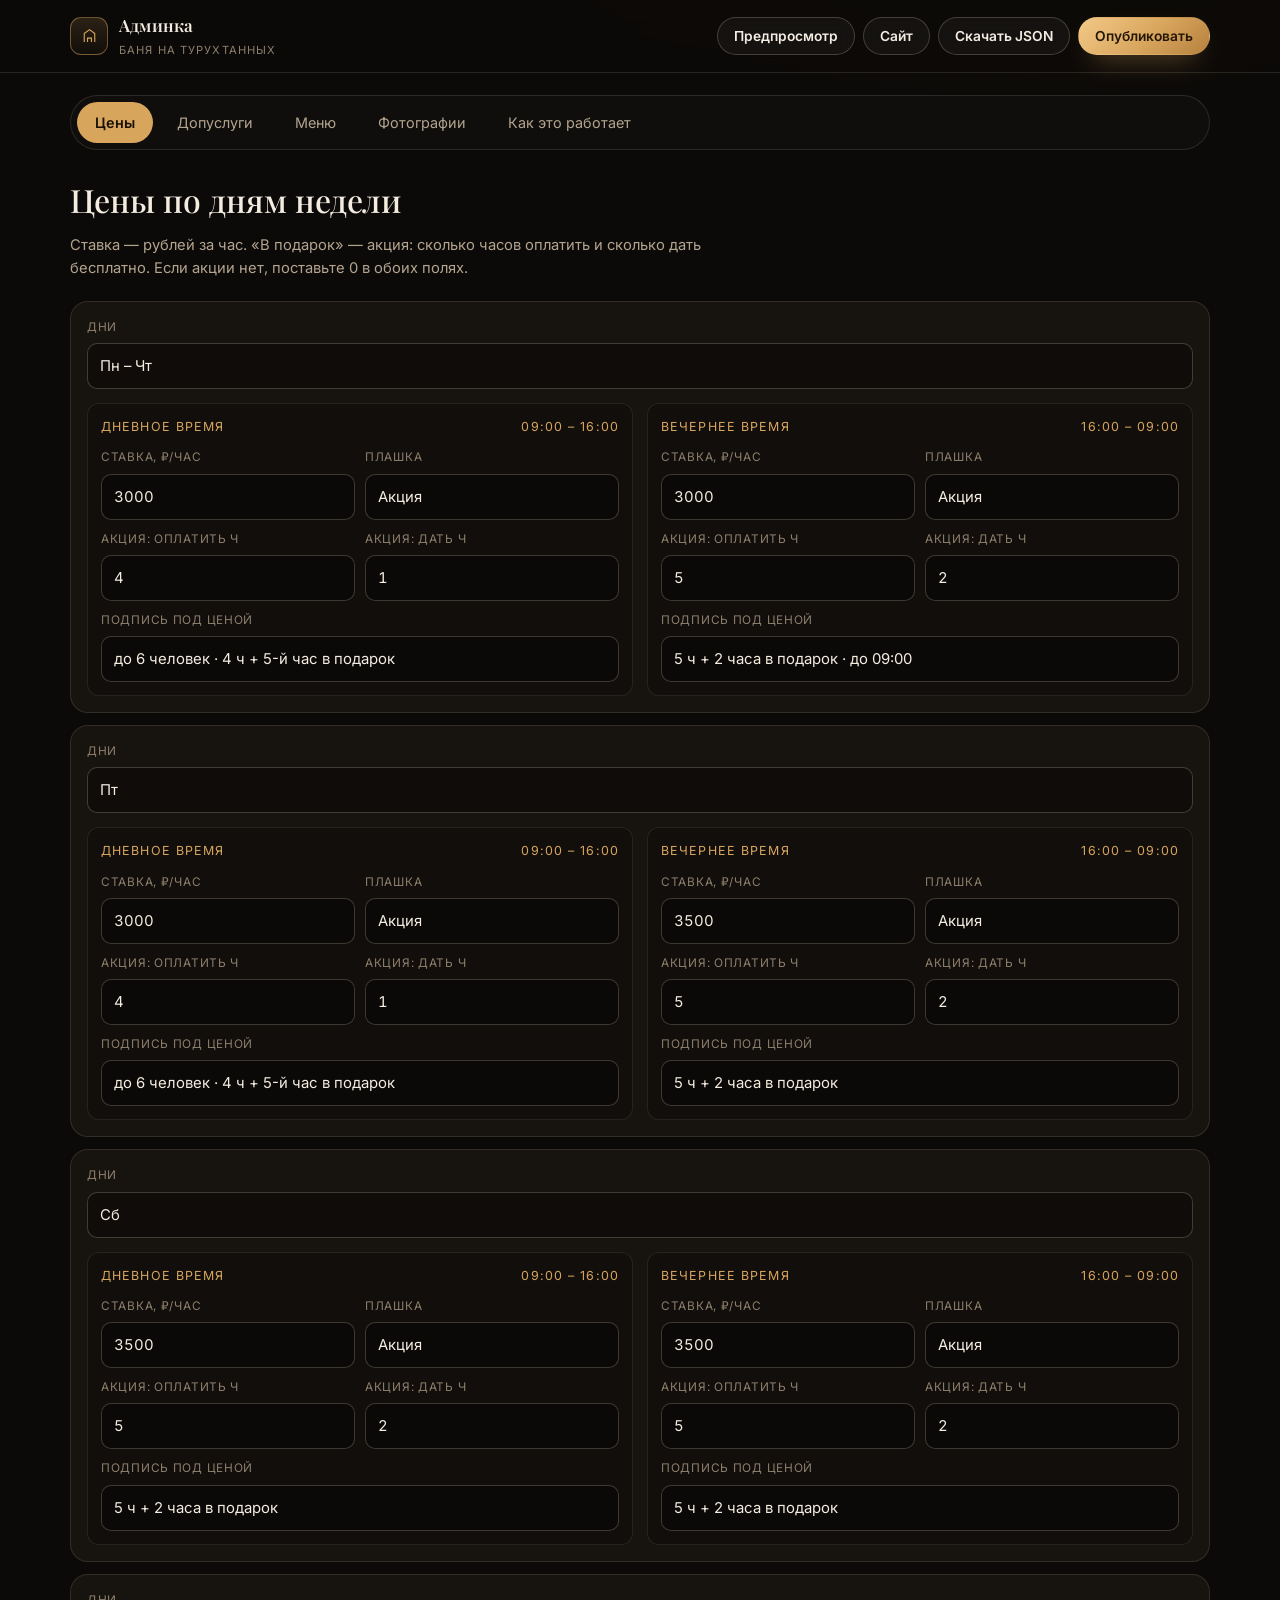
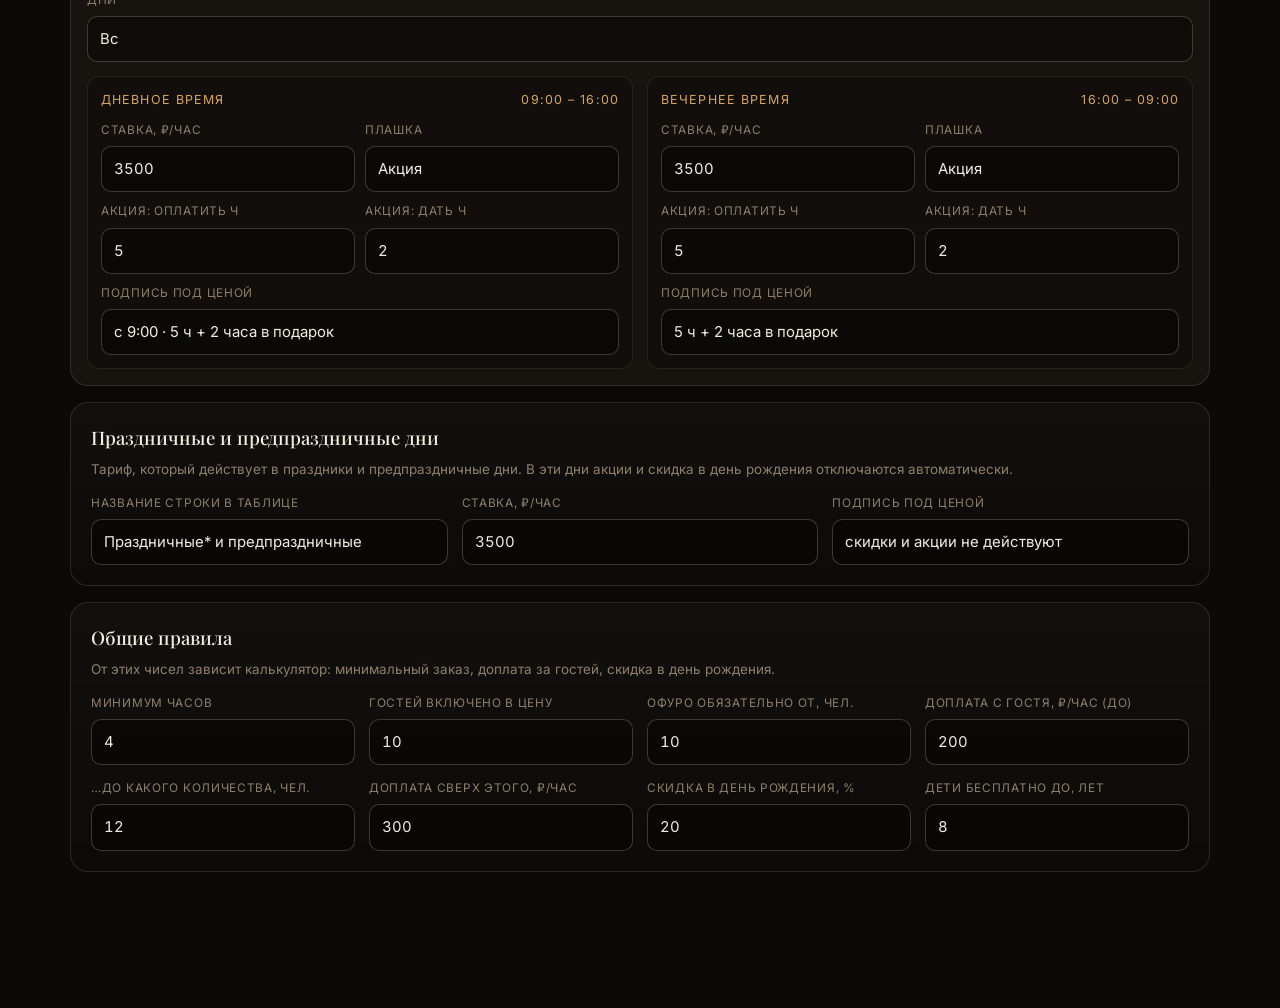
<file: admin.html>
<!DOCTYPE html>
<html lang="ru">
<head>
<meta charset="utf-8">
<meta name="viewport" content="width=device-width, initial-scale=1">
<meta name="robots" content="noindex, nofollow">
<title>Админка — Баня на Турухтанных</title>
<link rel="icon" href="favicon.ico" sizes="any">
<link rel="preload" href="assets/fonts/inter-400-cyr.woff2" as="font" type="font/woff2" crossorigin>
<link rel="stylesheet" href="assets/css/style.css">
<link rel="stylesheet" href="assets/css/admin.css">
</head>
<body class="admin-body">

<header class="admin-bar">
  <div class="admin-bar__inner">
    <a class="admin-brand" href="index.html">
      <span class="admin-brand__mark">
        <svg viewBox="0 0 32 32" aria-hidden="true"><path d="M8 26V13l8-6 8 6v13" fill="none" stroke="currentColor" stroke-width="1.7" stroke-linejoin="round"/><path d="M13 26v-6h6v6" fill="none" stroke="currentColor" stroke-width="1.7"/></svg>
      </span>
      <span>
        <strong>Админка</strong>
        <small>Баня на Турухтанных</small>
      </span>
    </a>

    <div class="admin-bar__actions">
      <a class="btn btn--ghost btn--sm" href="index.html?preview=1" target="_blank" rel="noopener">Предпросмотр</a>
      <a class="btn btn--ghost btn--sm" href="index.html" target="_blank" rel="noopener">Сайт</a>
      <button class="btn btn--ghost btn--sm" type="button" id="download-btn">Скачать JSON</button>
      <button class="btn btn--primary btn--sm" type="button" id="publish-btn">Опубликовать</button>
    </div>
  </div>
</header>

<div class="admin-status" id="status" hidden></div>

<main class="admin-main">

  <nav class="admin-tabs" id="tabs" role="tablist" aria-label="Разделы админки">
    <button class="admin-tab is-active" type="button" data-tab="prices" role="tab" aria-selected="true">Цены</button>
    <button class="admin-tab" type="button" data-tab="extras" role="tab" aria-selected="false">Допуслуги</button>
    <button class="admin-tab" type="button" data-tab="menu" role="tab" aria-selected="false">Меню</button>
    <button class="admin-tab" type="button" data-tab="gallery" role="tab" aria-selected="false">Фотографии</button>
    <button class="admin-tab" type="button" data-tab="help" role="tab" aria-selected="false">Как это работает</button>
  </nav>

  <!-- ======================= ЦЕНЫ ======================= -->
  <section class="admin-panel is-active" id="panel-prices" role="tabpanel">
    <div class="admin-head">
      <h1>Цены по дням недели</h1>
      <p>Ставка — рублей за час. «В подарок» — акция: сколько часов оплатить и сколько дать бесплатно.
         Если акции нет, поставьте 0 в обоих полях.</p>
    </div>

    <div class="admin-rows" id="price-rows"></div>

    <div class="admin-card">
      <h2>Праздничные и предпраздничные дни</h2>
      <p class="admin-note">Тариф, который действует в праздники и предпраздничные дни. В эти дни акции и скидка в день рождения отключаются автоматически.</p>
      <div class="admin-grid admin-grid--3">
        <label class="admin-field"><span>Название строки в таблице</span><input type="text" data-bind="tariffs.holiday.label"></label>
        <label class="admin-field"><span>Ставка, ₽/час</span><input type="number" min="0" step="50" data-bind="tariffs.holidayRate"></label>
        <label class="admin-field"><span>Подпись под ценой</span><input type="text" data-bind="tariffs.holiday.note"></label>
      </div>
    </div>

    <div class="admin-card">
      <h2>Общие правила</h2>
      <p class="admin-note">От этих чисел зависит калькулятор: минимальный заказ, доплата за гостей, скидка в день рождения.</p>
      <div class="admin-grid admin-grid--3">
        <label class="admin-field"><span>Минимум часов</span><input type="number" min="1" step="1" data-bind="tariffs.minHours"></label>
        <label class="admin-field"><span>Гостей включено в цену</span><input type="number" min="1" step="1" data-bind="guests.included"></label>
        <label class="admin-field"><span>Офуро обязательно от, чел.</span><input type="number" min="1" step="1" data-bind="guests.ofuroFrom"></label>
        <label class="admin-field"><span>Доплата с гостя, ₽/час (до)</span><input type="number" min="0" step="50" data-bind="guests.tier1.rate"></label>
        <label class="admin-field"><span>…до какого количества, чел.</span><input type="number" min="1" step="1" data-bind="guests.tier1.upTo"></label>
        <label class="admin-field"><span>Доплата сверх этого, ₽/час</span><input type="number" min="0" step="50" data-bind="guests.tier2.rate"></label>
        <label class="admin-field"><span>Скидка в день рождения, %</span><input type="number" min="0" max="100" step="1" data-bind="discount.birthdayPercent"></label>
        <label class="admin-field"><span>Дети бесплатно до, лет</span><input type="number" min="0" step="1" data-bind="guests.kidsFreeAge"></label>
      </div>
    </div>
  </section>

  <!-- ======================= ДОПУСЛУГИ ======================= -->
  <section class="admin-panel" id="panel-extras" role="tabpanel">
    <div class="admin-head">
      <h1>Дополнительные услуги</h1>
      <p>Список сразу попадает в блок «Дополнительные услуги» и в калькулятор. Можно менять цену,
         переименовать, удалить или добавить новую. «Переключатель» — галочка в калькуляторе,
         «Количество» — счётчик со штуками.</p>
      <button class="btn btn--primary btn--sm" type="button" id="add-extra">Добавить услугу</button>
    </div>
    <div class="admin-list" id="extras-list"></div>
  </section>

  <!-- ======================= МЕНЮ ======================= -->
  <section class="admin-panel" id="panel-menu" role="tabpanel">
    <div class="admin-head">
      <h1>Пункты меню</h1>
      <p>Это ссылки в шапке сайта и в мобильном меню. Ссылка начинается с «#» (например <code>#prices</code> —
         блок цен на этой же странице) или это полный адрес сайта.</p>
      <button class="btn btn--primary btn--sm" type="button" id="add-menu">Добавить пункт</button>
    </div>
    <div class="admin-list" id="menu-list"></div>
    <div class="admin-card">
      <h2>Куда ведут ссылки</h2>
      <p class="admin-note">
        <code>#about</code> — о комплексе, <code>#gallery</code> — фотографии, <code>#prices</code> — цены,
        <code>#calc</code> — калькулятор, <code>#rules</code> — условия, <code>#contacts</code> — контакты.
        Такой якорь можно поставить только на существующий блок.
      </p>
    </div>
  </section>

  <!-- ======================= ФОТО ======================= -->
  <section class="admin-panel" id="panel-gallery" role="tabpanel">
    <div class="admin-head">
      <h1>Фотографии</h1>
      <p>Загрузите файл — админка сама сделает уменьшенную копию для галереи и полноразмерную для просмотра.
         Подпись видна под фото, категория — это кнопка фильтра.</p>
    </div>

    <div class="admin-upload" id="upload-zone">
      <input type="file" id="upload-input" accept="image/jpeg,image/png,image/webp" multiple hidden>
      <div class="admin-upload__icon">
        <svg viewBox="0 0 24 24" aria-hidden="true"><path d="M12 16V4m0 0L8 8m4-4 4 4M4 17v2a1 1 0 001 1h14a1 1 0 001-1v-2" fill="none" stroke="currentColor" stroke-width="1.6" stroke-linecap="round" stroke-linejoin="round"/></svg>
      </div>
      <p><strong>Перетащите фотографии сюда</strong> или нажмите, чтобы выбрать файлы</p>
      <p class="admin-note">JPG, PNG или WEBP. Лучше горизонтальные, шире 1200 px.</p>
      <label class="admin-field admin-field--inline">
        <span>Категория для новых фото</span>
        <select id="upload-category"></select>
      </label>
    </div>

    <div class="admin-card">
      <h2>Категории</h2>
      <p class="admin-note">Через запятую. Из них строятся кнопки фильтра над галереей.</p>
      <label class="admin-field"><input type="text" id="categories-input"></label>
    </div>

    <div class="admin-gallery" id="gallery-list"></div>
  </section>

  <!-- ======================= ПОМОЩЬ ======================= -->
  <section class="admin-panel" id="panel-help" role="tabpanel">
    <div class="admin-head">
      <h1>Как это работает</h1>
      <p>Коротко: что здесь можно менять, что происходит при публикации и что делать, если что-то пошло не так.</p>
    </div>

    <div class="admin-card">
      <h2>1. Что где лежит</h2>
      <ul class="admin-help">
        <li><b>Цены</b> — ставка за час по каждому дню недели, акции «часы в подарок», праздничный тариф, правила для гостей и скидки. Всё, что вы здесь поменяете, сразу пересчитывается в калькуляторе сайта.</li>
        <li><b>Допуслуги</b> — офуро, печь, мангал, веники, полотенца, простыни, комплекты, уголь, стоянка. Каждая строка — карточка на сайте и поле в калькуляторе.</li>
        <li><b>Меню</b> — пункты в шапке и в мобильном меню.</li>
        <li><b>Фотографии</b> — галерея: загрузка, подписи, категории (кнопки фильтра) и удаление.</li>
      </ul>
    </div>

    <div class="admin-card">
      <h2>2. Как сохранить изменения</h2>
      <p>Пока вы редактируете, всё хранится в этом браузере как черновик. Кнопка <b>«Предпросмотр»</b> вверху
         открывает сайт с вашим черновиком — удобно проверить, ничего не публикуя.</p>
      <p>Чтобы изменения увидели все посетители, нажмите <b>«Опубликовать»</b>. Админка запишет файл
         <code>assets/data/content.json</code> (и новые фотографии) в репозиторий сайта на GitHub.
         Через 30–60 секунд GitHub Pages обновит страницу — обновите её с очисткой кеша (Ctrl+F5).</p>
    </div>

    <div class="admin-card">
      <h2>3. Ключ доступа (один раз)</h2>
      <p>Для публикации нужен ключ GitHub. Он хранится только в вашем браузере и никуда не отправляется, кроме github.com.</p>
      <ol class="admin-help">
        <li>Откройте <a href="https://github.com/settings/personal-access-tokens/new" target="_blank" rel="noopener">github.com/settings/personal-access-tokens/new</a>.</li>
        <li>Название — любое, например «админка бани». Срок — можно «No expiration».</li>
        <li><b>Repository access</b> → Only select repositories → <code>rallkololo-prog/banya-na-turuhtannyh</code>.</li>
        <li><b>Permissions</b> → Repository permissions → <b>Contents: Read and write</b>. Больше ничего не нужно.</li>
        <li>Нажмите «Generate token», скопируйте и вставьте в поле ключа в админке (появится при первой публикации).</li>
      </ol>
      <p class="admin-note">Ключ можно отозвать в любой момент на той же странице GitHub.</p>
    </div>

    <div class="admin-card">
      <h2>4. Если что-то сломалось</h2>
      <ul class="admin-help">
        <li><b>«Не удалось опубликовать»</b> — чаще всего истёк ключ или у него нет права Contents: write. Создайте новый и вставьте заново.</li>
        <li><b>На сайте старые цены</b> — подождите минуту и обновите страницу с Ctrl+F5, GitHub Pages собирает сайт не мгновенно.</li>
        <li><b>Хочу вернуть как было</b> — кнопка «Скачать JSON» сохраняет текущее состояние, а прежние версии файла всегда лежат в истории репозитория на GitHub.</li>
        <li><b>Ничего не трогайте в других файлах</b> (<code>index.html</code>, <code>style.css</code>) — для цен, меню и фото админки достаточно.</li>
      </ul>
      <button class="btn btn--ghost btn--sm" type="button" id="reset-btn">Сбросить черновик</button>
    </div>
  </section>
</main>

<!-- Модальное окно публикации -->
<div class="admin-modal" id="modal" hidden>
  <div class="admin-modal__box" role="dialog" aria-modal="true" aria-labelledby="modal-title">
    <h2 id="modal-title">Публикация на сайт</h2>
    <div id="modal-body">
      <p class="admin-note">Нужен ключ GitHub с правом Contents: Read and write на репозиторий сайта.
        Подробная инструкция — во вкладке «Как это работает».</p>
      <label class="admin-field">
        <span>Ключ GitHub (токен)</span>
        <input type="password" id="token-input" placeholder="github_pat_…" autocomplete="off" spellcheck="false">
      </label>
      <label class="admin-check">
        <input type="checkbox" id="token-remember" checked>
        <span>Запомнить в этом браузере</span>
      </label>
    </div>
    <div class="admin-log" id="publish-log" hidden></div>
    <div class="admin-modal__actions">
      <button class="btn btn--ghost btn--sm" type="button" id="modal-cancel">Отмена</button>
      <button class="btn btn--primary btn--sm" type="button" id="modal-go">Опубликовать</button>
    </div>
  </div>
</div>

<div class="admin-toast" id="toast" role="status" aria-live="polite"></div>

<script src="assets/js/admin.js"></script>
</body>
</html>
</file>
<file: assets/css/style.css>
/* ==========================================================================
   Баня на Турухтанных — стили
   ========================================================================== */

/* ---------- Шрифты (локальные, woff2, кириллица + латиница) ---------- */
@font-face {
  font-family: 'Playfair Display';
  font-style: normal;
  font-weight: 400 700;
  font-display: swap;
  src: url('../fonts/playfair-600-cyr.woff2') format('woff2');
  unicode-range: U+0301, U+0400-045F, U+0490-0491, U+04B0-04B1, U+2116;
}
@font-face {
  font-family: 'Playfair Display';
  font-style: normal;
  font-weight: 400 700;
  font-display: swap;
  src: url('../fonts/playfair-600-lat.woff2') format('woff2');
  unicode-range: U+0000-00FF, U+0131, U+0152-0153, U+02BB-02BC, U+02C6, U+02DA, U+02DC, U+0304, U+0308, U+0329, U+2000-206F, U+2074, U+20AC, U+2122, U+2191, U+2193, U+2212, U+2215, U+FEFF, U+FFFD;
}
@font-face {
  font-family: 'Inter';
  font-style: normal;
  font-weight: 400 600;
  font-display: swap;
  src: url('../fonts/inter-400-cyr.woff2') format('woff2');
  unicode-range: U+0301, U+0400-045F, U+0490-0491, U+04B0-04B1, U+2116;
}
@font-face {
  font-family: 'Inter';
  font-style: normal;
  font-weight: 400 600;
  font-display: swap;
  src: url('../fonts/inter-400-lat.woff2') format('woff2');
  unicode-range: U+0000-00FF, U+0131, U+0152-0153, U+02BB-02BC, U+02C6, U+02DA, U+02DC, U+0304, U+0308, U+0329, U+2000-206F, U+2074, U+20AC, U+2122, U+2191, U+2193, U+2212, U+2215, U+FEFF, U+FFFD;
}

/* ---------- Токены ---------- */
:root {
  --ink: #0c0a08;
  --ink-2: #12100c;
  --ink-3: #191510;
  --card: #17130f;
  --card-2: #1d1812;
  --line: rgba(240, 226, 205, .12);
  --line-strong: rgba(240, 226, 205, .22);
  --text: #f4ece0;
  --muted: #b3a48f;
  --muted-2: #8d7f6c;
  --gold: #d8a55d;
  --gold-2: #f2c987;
  --gold-3: #b5813f;
  --teal: #56c3b4;
  --danger: #e2795f;
  --ok: #7fbf8b;

  --radius-lg: 26px;
  --radius: 18px;
  --radius-sm: 12px;

  --serif: 'Playfair Display', 'Times New Roman', Georgia, serif;
  --sans: 'Inter', -apple-system, 'Segoe UI', Roboto, Arial, sans-serif;

  --container: 1240px;
  --gap: clamp(16px, 2.2vw, 28px);
  --section-y: clamp(44px, 4.4vw, 74px);
  --header-h: 82px;

  --shadow: 0 24px 60px -28px rgba(0, 0, 0, .85);
}

/* ---------- База ---------- */
*, *::before, *::after { box-sizing: border-box; }

[hidden] { display: none !important; }

html {
  scroll-behavior: smooth;
  scroll-padding-top: calc(var(--header-h) + 16px);
  -webkit-text-size-adjust: 100%;
}

body {
  margin: 0;
  background: var(--ink);
  color: var(--text);
  font-family: var(--sans);
  font-size: 16.5px;
  line-height: 1.62;
  font-weight: 400;
  -webkit-font-smoothing: antialiased;
  overflow-x: hidden;
}

body.is-locked { overflow: hidden; }

img { display: block; max-width: 100%; }
a { color: inherit; text-decoration: none; }
button { font: inherit; color: inherit; }
fieldset { border: 0; margin: 0; padding: 0; min-width: 0; }
legend { padding: 0; }
h1, h2, h3, h4 { margin: 0; font-weight: 500; }
p { margin: 0; }
ul { margin: 0; padding: 0; list-style: none; }

::selection { background: rgba(216, 165, 93, .32); color: #fff; }

:focus-visible {
  outline: 2px solid var(--gold);
  outline-offset: 3px;
  border-radius: 6px;
}

.sprite { position: absolute; width: 0; height: 0; overflow: hidden; }

.ico {
  width: 20px; height: 20px;
  fill: none;
  stroke: currentColor;
  stroke-width: 1.6;
  stroke-linecap: round;
  stroke-linejoin: round;
  flex: none;
}

.container {
  width: 100%;
  max-width: var(--container);
  margin: 0 auto;
  padding: 0 clamp(18px, 4vw, 40px);
}

.skip-link {
  position: fixed;
  top: -100px; left: 50%;
  transform: translateX(-50%);
  z-index: 200;
  padding: 12px 20px;
  background: var(--gold);
  color: #1a1206;
  border-radius: 0 0 12px 12px;
  font-weight: 600;
}
.skip-link:focus { top: 0; }

/* ---------- Типографика ---------- */
.h2 {
  font-family: var(--serif);
  font-size: clamp(2rem, 3.6vw, 3.3rem);
  line-height: 1.08;
  letter-spacing: -.015em;
  margin: 0 0 .5em;
}
.h3 {
  font-family: var(--serif);
  font-size: clamp(1.35rem, 2vw, 1.8rem);
  margin: clamp(40px, 6vw, 72px) 0 22px;
  letter-spacing: -.01em;
}
.kicker {
  display: inline-block;
  font-size: .72rem;
  letter-spacing: .22em;
  text-transform: uppercase;
  color: var(--gold);
  margin: 0 0 14px;
  font-weight: 600;
}
.section-head { max-width: 780px; margin-bottom: clamp(22px, 2.8vw, 38px); }
.section-head--left { margin-left: 0; }
.section-head__text {
  color: var(--muted);
  font-size: clamp(.98rem, 1.2vw, 1.08rem);
  line-height: 1.65;
}
.eyebrow {
  display: inline-flex;
  align-items: center;
  gap: 10px;
  font-size: .74rem;
  letter-spacing: .22em;
  text-transform: uppercase;
  color: var(--gold-2);
  margin: 0 0 22px;
}
.eyebrow__dot {
  width: 7px; height: 7px;
  border-radius: 50%;
  background: var(--gold);
  box-shadow: 0 0 0 4px rgba(216, 165, 93, .18);
}

/* ---------- Кнопки ---------- */
.btn {
  display: inline-flex;
  align-items: center;
  justify-content: center;
  gap: 8px;
  padding: 13px 22px;
  border-radius: 999px;
  border: 1px solid transparent;
  font-size: .94rem;
  font-weight: 600;
  line-height: 1.2;
  cursor: pointer;
  transition: transform .18s ease, background .18s ease, border-color .18s ease, color .18s ease, box-shadow .18s ease;
  white-space: nowrap;
}
.btn--primary {
  background: linear-gradient(135deg, var(--gold-2), var(--gold) 55%, var(--gold-3));
  color: #241705;
  box-shadow: 0 12px 28px -14px rgba(216, 165, 93, .8);
}
.btn--primary:hover { transform: translateY(-2px); box-shadow: 0 18px 34px -16px rgba(216, 165, 93, .95); }
.btn--primary:active { transform: translateY(0); }
.btn--ghost {
  background: rgba(255, 255, 255, .04);
  border-color: var(--line-strong);
  color: var(--text);
  backdrop-filter: blur(6px);
}
.btn--ghost:hover { background: rgba(255, 255, 255, .09); border-color: rgba(240, 226, 205, .4); transform: translateY(-2px); }
.btn--lg { padding: 16px 28px; font-size: 1rem; }
.btn--sm { padding: 10px 16px; font-size: .86rem; }
.btn .ico { width: 18px; height: 18px; }

/* ---------- Хедер ---------- */
.site-header {
  position: fixed;
  inset: 0 0 auto 0;
  z-index: 90;
  transition: background .3s ease, border-color .3s ease, backdrop-filter .3s ease;
  border-bottom: 1px solid transparent;
}
.site-header.is-scrolled {
  background: rgba(12, 10, 8, .86);
  backdrop-filter: blur(18px) saturate(120%);
  border-bottom-color: var(--line);
}
.header-inner {
  height: var(--header-h);
  display: flex;
  align-items: center;
  gap: 24px;
}
.brand { display: flex; align-items: center; gap: 13px; min-width: 0; flex: 0 0 auto; }
.brand__mark {
  width: 42px; height: 42px;
  display: grid; place-items: center;
  border-radius: 13px;
  color: var(--gold);
  border: 1px solid rgba(216, 165, 93, .35);
  background: radial-gradient(120% 120% at 30% 20%, rgba(216, 165, 93, .22), rgba(216, 165, 93, .04));
  flex: none;
}
.brand__mark svg { width: 26px; height: 26px; }
.brand__text { display: flex; flex-direction: column; min-width: 0; }
.brand__name {
  font-family: var(--serif);
  font-size: 1.06rem;
  line-height: 1.15;
  letter-spacing: .01em;
  white-space: nowrap;
}
.brand__sub {
  font-size: .62rem;
  letter-spacing: .07em;
  text-transform: uppercase;
  color: var(--muted-2);
  white-space: nowrap;
}

.nav {
  display: flex;
  align-items: center;
  flex-wrap: nowrap;
  gap: 18px;
  margin-left: auto;
}
.nav a {
  font-size: .875rem;
  white-space: nowrap;
  color: rgba(244, 236, 224, .78);
  position: relative;
  padding: 6px 0;
  transition: color .2s ease;
}
.nav a::after {
  content: '';
  position: absolute;
  left: 0; right: 100%;
  bottom: 0;
  height: 1px;
  background: var(--gold);
  transition: right .25s ease;
}
.nav a:hover { color: #fff; }
.nav a:hover::after { right: 0; }
.nav a.is-active { color: var(--gold-2); }
.nav a.is-active::after { right: 0; background: var(--gold-2); }

.header-actions { display: flex; align-items: center; gap: 10px; margin-left: 6px; flex: 0 0 auto; }
.header-phone {
  display: inline-flex;
  align-items: center;
  gap: 8px;
  white-space: nowrap;
  font-size: .875rem;
  font-weight: 500;
  color: var(--text);
  padding: 8px 4px;
}
.header-phone .ico { width: 17px; height: 17px; color: var(--gold); }

.burger {
  display: none;
  width: 44px; height: 44px;
  border-radius: 12px;
  border: 1px solid var(--line-strong);
  background: rgba(255, 255, 255, .04);
  cursor: pointer;
  padding: 0;
  position: relative;
}
.burger span {
  position: absolute;
  left: 12px; right: 12px;
  height: 1.6px;
  background: var(--text);
  border-radius: 2px;
  transition: transform .25s ease, opacity .2s ease;
}
.burger span:nth-child(1) { top: 15px; }
.burger span:nth-child(2) { top: 21px; }
.burger span:nth-child(3) { top: 27px; }
.burger.is-open span:nth-child(1) { transform: translateY(6px) rotate(45deg); }
.burger.is-open span:nth-child(2) { opacity: 0; }
.burger.is-open span:nth-child(3) { transform: translateY(-6px) rotate(-45deg); }

.mobile-menu {
  display: flex;
  flex-direction: column;
  padding: 8px clamp(18px, 4vw, 40px) 26px;
  background: rgba(12, 10, 8, .97);
  backdrop-filter: blur(20px);
  border-bottom: 1px solid var(--line);
  gap: 2px;
}
.mobile-menu a {
  padding: 14px 2px;
  border-bottom: 1px solid rgba(240, 226, 205, .07);
  font-size: 1.02rem;
}
.mobile-menu__phone { color: var(--gold-2); font-weight: 600; }

/* ---------- Hero ---------- */
.hero {
  position: relative;
  min-height: min(100svh, 940px);
  display: flex;
  flex-direction: column;
  justify-content: flex-end;
  padding-top: calc(var(--header-h) + 40px);
  overflow: hidden;
}
.hero__bg {
  position: absolute;
  inset: 0;
  background:
    url('../img/hero.jpg') center 55% / cover no-repeat,
    #16120e;
  transform: scale(1.02);
  animation: heroFloat 26s ease-in-out infinite alternate;
}
@keyframes heroFloat {
  from { transform: scale(1.02) translate3d(0, 0, 0); }
  to { transform: scale(1.07) translate3d(0, -12px, 0); }
}
.hero__veil {
  position: absolute;
  inset: 0;
  background:
    linear-gradient(180deg, rgba(9, 8, 6, .82) 0%, rgba(9, 8, 6, .38) 34%, rgba(9, 8, 6, .58) 66%, var(--ink) 100%),
    radial-gradient(85% 65% at 78% 30%, rgba(86, 195, 180, .14), transparent 60%),
    radial-gradient(60% 50% at 12% 75%, rgba(216, 165, 93, .16), transparent 70%);
}
.hero__inner {
  position: relative;
  z-index: 2;
  padding-bottom: clamp(34px, 5vw, 60px);
  max-width: 940px;
}
.hero__title {
  font-family: var(--serif);
  font-size: clamp(2.55rem, 6.2vw, 5rem);
  line-height: 1.02;
  letter-spacing: -.025em;
  margin: 0 0 22px;
  text-wrap: balance;
  text-shadow: 0 18px 50px rgba(0, 0, 0, .45);
}
.hero__lead {
  max-width: 620px;
  color: rgba(244, 236, 224, .82);
  font-size: clamp(1rem, 1.3vw, 1.12rem);
  line-height: 1.62;
  margin: 0 0 30px;
}
.hero__actions { display: flex; flex-wrap: wrap; gap: 12px; margin-bottom: 26px; }
.hero__chips {
  display: flex;
  flex-wrap: wrap;
  gap: 10px 26px;
  font-size: .88rem;
  color: rgba(244, 236, 224, .68);
}
.hero__chips li { display: flex; align-items: center; gap: 8px; }
.hero__chips li::before {
  content: '';
  width: 5px; height: 5px;
  border-radius: 50%;
  background: var(--gold);
  opacity: .8;
}
.hero__chips strong { color: var(--text); font-weight: 600; }

.hero__facts {
  position: relative;
  z-index: 2;
  border-top: 1px solid var(--line);
  background: linear-gradient(180deg, rgba(12, 10, 8, .35), rgba(12, 10, 8, .82));
  backdrop-filter: blur(10px);
}
.hero__facts-grid {
  display: grid;
  grid-template-columns: repeat(4, 1fr);
  gap: 0;
}
.fact {
  display: flex;
  gap: 14px;
  padding: 22px 24px 24px 0;
  border-right: 1px solid var(--line);
}
.fact:last-child { border-right: 0; }
.fact + .fact { padding-left: 24px; }
.fact__ico {
  color: var(--gold);
  width: 24px; height: 24px;
  margin-top: 2px;
  fill: none;
  stroke: currentColor;
  stroke-width: 1.6;
  stroke-linecap: round;
  stroke-linejoin: round;
  flex: none;
}
.fact h3 { font-size: .95rem; font-weight: 600; margin-bottom: 2px; }
.fact p { font-size: .8rem; color: var(--muted-2); line-height: 1.45; }

/* ---------- Секции ---------- */
.section { padding: var(--section-y) 0; position: relative; }
.section + .section { border-top: 1px solid var(--line); }

/* ---------- О комплексе ---------- */
.about__grid {
  display: grid;
  grid-template-columns: 1.02fr 1fr;
  gap: clamp(28px, 4.5vw, 64px);
  align-items: start;
}
.about__media { position: relative; }
.about__shot { margin: 0; overflow: hidden; border-radius: var(--radius-lg); }
.about__shot img { width: 100%; height: 100%; object-fit: cover; }
.about__shot--main {
  aspect-ratio: 4 / 3.1;
  border: 1px solid var(--line);
}
.about__shot--small {
  position: absolute;
  right: -14px;
  bottom: -46px;
  width: 46%;
  aspect-ratio: 1 / 1;
  border: 6px solid var(--ink);
  box-shadow: var(--shadow);
}
.about__shot--small figcaption {
  position: absolute;
  left: 0; right: 0; bottom: 0;
  padding: 22px 14px 12px;
  font-size: .72rem;
  letter-spacing: .04em;
  color: rgba(255, 255, 255, .9);
  background: linear-gradient(transparent, rgba(0, 0, 0, .72));
}
.about__badge {
  position: absolute;
  left: -10px;
  bottom: 26px;
  display: flex;
  align-items: center;
  gap: 12px;
  padding: 14px 18px;
  border-radius: 18px;
  background: rgba(18, 15, 11, .88);
  border: 1px solid rgba(216, 165, 93, .3);
  backdrop-filter: blur(12px);
  max-width: 250px;
}
.about__badge strong {
  font-family: var(--serif);
  font-size: 2rem;
  line-height: 1;
  color: var(--gold-2);
}
.about__badge span { font-size: .74rem; line-height: 1.35; color: var(--muted); }

.about__text p { color: var(--muted); margin-bottom: 16px; font-size: 1rem; }
.about__text p:first-child { color: rgba(244, 236, 224, .92); }
.about__accent {
  border-left: 2px solid rgba(216, 165, 93, .6);
  padding-left: 18px;
  color: rgba(244, 236, 224, .9) !important;
  font-size: .98rem !important;
}
.feature-list {
  display: grid;
  grid-template-columns: 1fr 1fr;
  gap: 10px 18px;
  margin-top: 26px;
}
.feature-list li {
  display: flex;
  align-items: flex-start;
  gap: 10px;
  font-size: .88rem;
  color: var(--muted);
  line-height: 1.4;
}
.feature-list .ico { width: 18px; height: 18px; color: var(--gold); margin-top: 2px; }

/* ---------- Галерея ---------- */
.filters { display: flex; flex-wrap: wrap; gap: 9px; margin-bottom: 26px; }
.chip {
  display: inline-flex;
  align-items: center;
  gap: 8px;
  padding: 9px 16px;
  border-radius: 999px;
  border: 1px solid var(--line-strong);
  background: rgba(255, 255, 255, .03);
  color: var(--muted);
  font-size: .85rem;
  cursor: pointer;
  transition: all .2s ease;
}
.chip span { font-size: .72rem; opacity: .6; }
.chip:hover { color: var(--text); border-color: rgba(240, 226, 205, .35); }
.chip.is-active {
  background: linear-gradient(135deg, rgba(242, 201, 135, .95), rgba(216, 165, 93, .95));
  border-color: transparent;
  color: #251806;
  font-weight: 600;
}
.chip.is-active span { opacity: .65; }

.gallery__grid {
  display: grid;
  grid-template-columns: repeat(4, 1fr);
  grid-auto-rows: 196px;
  gap: 12px;
}
.shot {
  position: relative;
  margin: 0;
  overflow: hidden;
  border-radius: var(--radius);
  background: var(--card);
  grid-row: span 1;
  border: 1px solid rgba(240, 226, 205, .08);
  transition: opacity .3s ease, transform .3s ease;
}
.shot__btn {
  display: block;
  width: 100%; height: 100%;
  padding: 0;
  border: 0;
  background: none;
  cursor: zoom-in;
  overflow: hidden;
}
.shot img {
  width: 100%; height: 100%;
  object-fit: cover;
  transition: transform .7s cubic-bezier(.2, .6, .2, 1), filter .4s ease;
}
.shot:hover img { transform: scale(1.06); filter: brightness(1.06); }
.shot figcaption {
  position: absolute;
  left: 0; right: 0; bottom: 0;
  padding: 26px 14px 12px;
  font-size: .78rem;
  color: rgba(255, 255, 255, .92);
  background: linear-gradient(transparent, rgba(6, 5, 4, .78));
  pointer-events: none;
  opacity: 0;
  transform: translateY(6px);
  transition: opacity .3s ease, transform .3s ease;
}
.shot:hover figcaption { opacity: 1; transform: none; }
.shot.is-hidden { display: none; }
.gallery.is-filtering .shot.is-hidden { display: none; }

/* ---------- Цены ---------- */
.price-table {
  border: 1px solid var(--line);
  border-radius: var(--radius-lg);
  overflow: hidden;
  background: linear-gradient(180deg, rgba(29, 24, 18, .7), rgba(18, 15, 11, .9));
}
.price-table__head,
.price-row {
  display: grid;
  grid-template-columns: 186px 1fr 1fr;
}
.price-table__head {
  background: rgba(255, 255, 255, .03);
  border-bottom: 1px solid var(--line);
}
.price-table__head > div {
  padding: 15px 22px;
  font-size: .72rem;
  letter-spacing: .16em;
  text-transform: uppercase;
  color: var(--muted-2);
  font-weight: 600;
}
.price-table__head > div + div { border-left: 1px solid var(--line); }
.price-row { border-bottom: 1px solid var(--line); }
.price-row:last-child { border-bottom: 0; }
.price-row__day {
  display: flex;
  align-items: center;
  min-width: 0;
  gap: 8px;
  padding: 20px 22px;
  font-family: var(--serif);
  font-size: 1.12rem;
  color: var(--text);
  line-height: 1.25;
}
.price-row--holiday .price-row__day {
  font-family: var(--sans);
  font-size: .8rem;
  color: var(--muted);
  line-height: 1.4;
}
.price-row--holiday .price-row__day .mark { color: var(--gold); }
.price-cell {
  position: relative;
  display: flex;
  flex-direction: column;
  align-items: flex-start;
  gap: 3px;
  padding: 20px 22px;
  border: 0;
  border-left: 1px solid var(--line);
  background: transparent;
  text-align: left;
  cursor: pointer;
  transition: background .2s ease;
  width: 100%;
}
.price-cell::after {
  content: 'Рассчитать →';
  position: absolute;
  right: 18px; top: 20px;
  font-size: .72rem;
  color: var(--gold);
  opacity: 0;
  transform: translateX(-4px);
  transition: opacity .2s ease, transform .2s ease;
}
.price-cell:hover { background: rgba(216, 165, 93, .07); }
.price-cell:hover::after { opacity: 1; transform: none; }
.price-cell__value {
  font-size: 1.42rem;
  font-weight: 600;
  letter-spacing: -.01em;
  color: var(--text);
}
.price-cell__value em {
  font-style: normal;
  font-size: .76rem;
  color: var(--muted-2);
  font-weight: 400;
  margin-left: 1px;
}
.price-cell__tag {
  font-size: .62rem;
  letter-spacing: .12em;
  text-transform: uppercase;
  color: #241705;
  background: linear-gradient(135deg, var(--gold-2), var(--gold));
  border-radius: 999px;
  padding: 2px 8px;
  font-weight: 700;
}
.price-cell__note { font-size: .78rem; color: var(--muted-2); line-height: 1.4; margin-top: 2px; }
/* Время действия тарифа: на десктопе его показывают заголовки колонок */
.price-cell__time {
  display: none;
  color: rgba(226, 185, 130, .92);
  font-size: .64rem;
  letter-spacing: .1em;
  text-transform: uppercase;
  white-space: nowrap;
}
.price-footnote {
  margin-top: 18px;
  font-size: .82rem;
  color: var(--muted-2);
  max-width: 900px;
  line-height: 1.6;
}

.extras-grid {
  display: grid;
  grid-template-columns: repeat(3, 1fr);
  gap: 12px;
}
.extra {
  padding: 20px 22px;
  border-radius: var(--radius);
  border: 1px solid var(--line);
  background: rgba(255, 255, 255, .022);
  transition: border-color .25s ease, background .25s ease, transform .25s ease;
}
.extra:hover { border-color: rgba(216, 165, 93, .35); background: rgba(216, 165, 93, .05); transform: translateY(-2px); }
.extra__top { display: flex; align-items: baseline; justify-content: space-between; gap: 12px; margin-bottom: 6px; }
.extra h4 { font-size: .98rem; font-weight: 600; }
.extra__price { color: var(--gold-2); font-weight: 600; font-size: .95rem; white-space: nowrap; }
.extra__price em { font-style: normal; font-size: .74rem; color: var(--muted-2); font-weight: 400; }
.extra p { font-size: .8rem; color: var(--muted-2); line-height: 1.45; }

/* ---------- Калькулятор ---------- */
.calc { background: linear-gradient(180deg, var(--ink) 0%, #100d0a 40%, var(--ink) 100%); }
.calc__grid {
  display: grid;
  grid-template-columns: minmax(0, 1.12fr) minmax(320px, .72fr);
  gap: clamp(20px, 2.6vw, 36px);
  align-items: start;
}
.calc-form { display: flex; flex-direction: column; gap: 14px; }
.calc-block {
  border: 1px solid var(--line);
  border-radius: var(--radius-lg);
  background: linear-gradient(180deg, rgba(29, 24, 18, .55), rgba(18, 15, 11, .7));
  padding: 22px clamp(18px, 2.4vw, 26px) 24px;
}
.calc-block__title {
  display: flex;
  align-items: center;
  gap: 12px;
  font-size: 1rem;
  font-weight: 600;
  color: var(--text);
  margin-bottom: 18px;
}
.step-no {
  display: grid;
  place-items: center;
  width: 26px; height: 26px;
  border-radius: 8px;
  font-size: .74rem;
  font-weight: 700;
  color: var(--gold-2);
  background: rgba(216, 165, 93, .12);
  border: 1px solid rgba(216, 165, 93, .28);
  flex: none;
}
.calc-block__body { display: block; }
.calc-block__body--two { display: grid; grid-template-columns: 1fr 1fr; gap: 16px; }

.field { display: flex; flex-direction: column; gap: 8px; }
.field__label { font-size: .74rem; letter-spacing: .12em; text-transform: uppercase; color: var(--muted-2); }

.input-date {
  width: 100%;
  max-width: 260px;
  padding: 11px 14px;
  border-radius: var(--radius-sm);
  border: 1px solid var(--line-strong);
  background: rgba(255, 255, 255, .04);
  color: var(--text);
  font-family: var(--sans);
  font-size: .95rem;
  color-scheme: dark;
}
.input-date:focus { border-color: var(--gold); outline: none; }

.weekdays {
  display: flex;
  gap: 6px;
  margin-top: 12px;
  flex-wrap: wrap;
}
.weekdays button {
  flex: 1 1 0;
  min-width: 46px;
  padding: 10px 4px;
  border-radius: 11px;
  border: 1px solid var(--line);
  background: rgba(255, 255, 255, .025);
  color: var(--muted);
  font-size: .85rem;
  font-weight: 500;
  cursor: pointer;
  transition: all .18s ease;
}
.weekdays button:hover { color: var(--text); border-color: var(--line-strong); }
.weekdays button.is-active {
  background: rgba(216, 165, 93, .16);
  border-color: rgba(216, 165, 93, .55);
  color: var(--gold-2);
  font-weight: 700;
}

.slots { display: grid; grid-template-columns: 1fr 1fr; gap: 10px; }
.slot {
  display: flex;
  flex-direction: column;
  gap: 3px;
  padding: 16px 18px;
  border-radius: var(--radius);
  border: 1px solid var(--line);
  background: rgba(255, 255, 255, .025);
  cursor: pointer;
  text-align: left;
  transition: all .2s ease;
}
.slot:hover { border-color: var(--line-strong); background: rgba(255, 255, 255, .045); }
.slot.is-active {
  border-color: rgba(216, 165, 93, .6);
  background: linear-gradient(160deg, rgba(216, 165, 93, .16), rgba(216, 165, 93, .04));
  box-shadow: inset 0 0 0 1px rgba(216, 165, 93, .16);
}
.slot__time { font-family: var(--serif); font-size: 1.22rem; color: var(--text); }
.slot__rate { font-weight: 600; color: var(--gold-2); font-size: .95rem; }
.slot__hint { font-size: .74rem; color: var(--muted-2); }
.slot.is-disabled { opacity: .45; cursor: not-allowed; }

.hours-head { display: flex; align-items: center; justify-content: space-between; gap: 16px; flex-wrap: wrap; margin-bottom: 14px; }
.hint { font-size: .8rem; color: var(--muted-2); line-height: 1.5; margin-top: 10px; }
.hint--inline { margin: 0; max-width: 340px; text-align: right; }
.hint b, .hint strong { color: var(--gold-2); font-weight: 600; }

.stepper {
  display: inline-flex;
  align-items: center;
  gap: 2px;
  border: 1px solid var(--line-strong);
  border-radius: 999px;
  padding: 3px;
  background: rgba(255, 255, 255, .03);
}
.stepper__btn {
  width: 38px; height: 38px;
  border-radius: 50%;
  border: 0;
  background: transparent;
  color: var(--text);
  font-size: 1.2rem;
  line-height: 1;
  cursor: pointer;
  display: grid;
  place-items: center;
  transition: background .18s ease, color .18s ease;
}
.stepper__btn:hover { background: rgba(216, 165, 93, .18); color: var(--gold-2); }
.stepper__btn:disabled { opacity: .3; cursor: not-allowed; }
.stepper__value {
  min-width: 54px;
  text-align: center;
  font-size: .98rem;
  font-weight: 600;
  font-variant-numeric: tabular-nums;
}
.stepper--sm { padding: 2px; }
.stepper--sm .stepper__btn { width: 30px; height: 30px; font-size: 1rem; }
.stepper--sm .stepper__value { min-width: 30px; font-size: .9rem; }

.range {
  -webkit-appearance: none;
  appearance: none;
  width: 100%;
  height: 22px;
  background: transparent;
  cursor: pointer;
  margin: 0;
}
.range::-webkit-slider-runnable-track {
  height: 5px;
  border-radius: 999px;
  background: linear-gradient(90deg, var(--gold) var(--pct, 0%), rgba(255, 255, 255, .12) var(--pct, 0%));
}
.range::-moz-range-track {
  height: 5px;
  border-radius: 999px;
  background: rgba(255, 255, 255, .12);
}
.range::-moz-range-progress { height: 5px; border-radius: 999px; background: var(--gold); }
.range::-webkit-slider-thumb {
  -webkit-appearance: none;
  width: 20px; height: 20px;
  margin-top: -7.5px;
  border-radius: 50%;
  background: var(--gold-2);
  border: 3px solid #1a130a;
  box-shadow: 0 3px 12px rgba(0, 0, 0, .6);
}
.range::-moz-range-thumb {
  width: 20px; height: 20px;
  border-radius: 50%;
  background: var(--gold-2);
  border: 3px solid #1a130a;
}
.range-scale {
  display: flex;
  justify-content: space-between;
  font-size: .72rem;
  color: var(--muted-2);
  margin-top: 4px;
}

.counter {
  display: flex;
  align-items: center;
  justify-content: space-between;
  gap: 10px;
  padding: 12px 14px;
  border-radius: var(--radius);
  border: 1px solid var(--line);
  background: rgba(255, 255, 255, .022);
}
.counter__label { display: flex; align-items: center; gap: 8px; font-size: .88rem; color: var(--muted); }
.counter__label .ico { width: 17px; height: 17px; color: var(--gold); }

.switch {
  display: flex;
  align-items: flex-start;
  gap: 14px;
  padding: 13px 0;
  cursor: pointer;
  position: relative;
}
.switch + .switch { border-top: 1px solid rgba(240, 226, 205, .08); }
.switch input { position: absolute; opacity: 0; width: 0; height: 0; }
.switch__track {
  width: 46px; height: 26px;
  border-radius: 999px;
  background: rgba(255, 255, 255, .13);
  border: 1px solid var(--line-strong);
  position: relative;
  flex: none;
  margin-top: 2px;
  transition: background .22s ease, border-color .22s ease;
}
.switch__thumb {
  position: absolute;
  top: 50%; left: 3px;
  transform: translateY(-50%);
  width: 18px; height: 18px;
  border-radius: 50%;
  background: #cdbfae;
  transition: left .22s cubic-bezier(.3, .7, .3, 1), background .22s ease;
}
.switch input:checked + .switch__track { background: rgba(216, 165, 93, .85); border-color: transparent; }
.switch input:checked + .switch__track .switch__thumb { left: 23px; background: #241705; }
.switch input:focus-visible + .switch__track { outline: 2px solid var(--gold); outline-offset: 2px; }
.switch input:disabled + .switch__track { opacity: .4; }
.switch__text { display: flex; flex-direction: column; gap: 2px; }
.switch__text strong { font-size: .93rem; font-weight: 600; }
.switch__text small { font-size: .77rem; color: var(--muted-2); line-height: 1.4; }
.switch.is-muted { cursor: not-allowed; }
.switch.is-muted .switch__text strong { color: var(--muted-2); }

.options { display: grid; grid-template-columns: repeat(3, 1fr); gap: 9px; margin-bottom: 14px; }
.option { position: relative; cursor: pointer; }
.option input { position: absolute; opacity: 0; width: 0; height: 0; }
.option__box {
  display: flex;
  flex-direction: column;
  gap: 2px;
  padding: 12px 14px;
  border-radius: var(--radius-sm);
  border: 1px solid var(--line);
  background: rgba(255, 255, 255, .022);
  transition: all .18s ease;
  height: 100%;
}
.option__name { font-size: .86rem; }
.option__price { font-size: .78rem; color: var(--gold-2); font-weight: 500; }
.option__mark {
  position: absolute;
  top: 10px; right: 10px;
  width: 16px; height: 16px;
  border-radius: 5px;
  border: 1px solid var(--line-strong);
  transition: all .18s ease;
}
.option input:checked + .option__box {
  border-color: rgba(216, 165, 93, .6);
  background: rgba(216, 165, 93, .1);
}
.option input:checked + .option__box .option__mark {
  background: var(--gold);
  border-color: var(--gold);
}
.option input:checked + .option__box .option__mark::after {
  content: '';
  position: absolute;
  left: 5px; top: 1.5px;
  width: 4px; height: 8px;
  border-right: 2px solid #241705;
  border-bottom: 2px solid #241705;
  transform: rotate(40deg);
}
.option input:focus-visible + .option__box { outline: 2px solid var(--gold); outline-offset: 2px; }
.option input:disabled + .option__box { opacity: .55; }

.qty-list { display: grid; grid-template-columns: 1fr 1fr; gap: 0 22px; }
.qty {
  display: flex;
  align-items: center;
  gap: 10px;
  padding: 9px 0;
  border-top: 1px solid rgba(240, 226, 205, .07);
  font-size: .85rem;
}
.qty__name { flex: 1; color: var(--muted); }
.qty__price { font-size: .76rem; color: var(--muted-2); white-space: nowrap; }

/* ---------- Сводка ---------- */
.calc-summary { position: sticky; top: calc(var(--header-h) + 18px); }
.summary-card {
  border: 1px solid rgba(216, 165, 93, .22);
  border-radius: var(--radius-lg);
  background:
    radial-gradient(120% 80% at 100% 0%, rgba(216, 165, 93, .12), transparent 60%),
    linear-gradient(180deg, #1b1610, #120f0b);
  padding: 24px clamp(18px, 2.2vw, 26px) 22px;
  box-shadow: var(--shadow);
}
.summary-card__top {
  display: flex;
  align-items: baseline;
  justify-content: space-between;
  gap: 12px;
  padding-bottom: 16px;
  border-bottom: 1px solid var(--line);
}
.summary-card__top .kicker { margin: 0; }
.summary-card__top strong { font-size: .92rem; font-weight: 600; color: var(--text); text-align: right; }

.summary-lines { padding: 6px 0 2px; }
.summary-lines li {
  display: flex;
  align-items: baseline;
  justify-content: space-between;
  gap: 14px;
  padding: 9px 0;
  border-bottom: 1px dashed rgba(240, 226, 205, .08);
  font-size: .88rem;
}
.summary-lines li:last-child { border-bottom: 0; }
.summary-lines .sl-label { color: var(--muted); flex: 1 1 auto; }
.summary-lines .sl-label small { display: block; font-size: .72rem; color: var(--muted-2); }
.summary-lines .sl-value { font-weight: 600; font-variant-numeric: tabular-nums; white-space: nowrap; }
.summary-lines .is-free .sl-value { color: var(--ok); }
.summary-lines .is-discount .sl-value { color: var(--ok); }
.summary-lines .is-note .sl-value { color: var(--gold-2); font-weight: 500; }

.summary-total {
  display: flex;
  align-items: baseline;
  justify-content: space-between;
  gap: 12px;
  margin-top: 10px;
  padding: 16px 0 4px;
  border-top: 1px solid var(--line-strong);
}
.summary-total span { font-size: .92rem; color: var(--muted); }
.summary-total strong {
  font-family: var(--serif);
  font-size: clamp(1.9rem, 3vw, 2.5rem);
  line-height: 1;
  letter-spacing: -.02em;
  color: var(--gold-2);
  font-variant-numeric: tabular-nums;
}
.summary-total__note { font-size: .76rem; color: var(--muted-2); margin-top: 8px; line-height: 1.45; }

.summary-note {
  display: flex;
  gap: 10px;
  padding: 12px 14px;
  margin: 16px 0;
  border-radius: var(--radius-sm);
  background: rgba(255, 255, 255, .035);
  border: 1px solid rgba(240, 226, 205, .08);
}
.summary-note .ico { width: 16px; height: 16px; color: var(--gold); margin-top: 2px; }
.summary-note p { font-size: .76rem; color: var(--muted-2); line-height: 1.5; }

.summary-actions { display: flex; flex-direction: column; gap: 8px; }
.summary-actions .btn { width: 100%; }
.summary-messengers {
  display: flex;
  justify-content: center;
  gap: 8px;
  margin-top: 12px;
}
.summary-messengers a {
  font-size: .78rem;
  color: var(--muted);
  padding: 6px 12px;
  border-radius: 999px;
  border: 1px solid var(--line);
  transition: all .2s ease;
}
.summary-messengers a:hover { color: var(--gold-2); border-color: rgba(216, 165, 93, .4); }
.summary-fineprint { font-size: .7rem; color: var(--muted-2); margin-top: 14px; line-height: 1.5; opacity: .8; }

/* ---------- Правила ---------- */
.rules__grid {
  display: grid;
  grid-template-columns: repeat(2, 1fr);
  gap: 12px;
}
.rule {
  position: relative;
  padding: 26px clamp(20px, 2.4vw, 30px);
  border-radius: var(--radius-lg);
  border: 1px solid var(--line);
  background: rgba(255, 255, 255, .022);
  overflow: hidden;
  transition: border-color .25s ease, background .25s ease;
}
.rule:hover { border-color: rgba(216, 165, 93, .3); background: rgba(255, 255, 255, .035); }
.rule__no {
  position: absolute;
  top: 18px; right: 22px;
  font-family: var(--serif);
  font-size: 2.4rem;
  color: rgba(216, 165, 93, .16);
  line-height: 1;
}
.rule h3 { font-family: var(--serif); font-size: 1.2rem; font-weight: 500; margin-bottom: 8px; padding-right: 40px; }
.rule p { font-size: .88rem; color: var(--muted); line-height: 1.6; }
.rule__warn { margin-top: 10px; font-size: .8rem !important; color: var(--danger) !important; }

/* ---------- Новости ---------- */
.news__grid {
  display: grid;
  grid-template-columns: repeat(3, 1fr);
  gap: 12px;
}
.news-card {
  padding: 22px 24px;
  border-radius: var(--radius);
  border: 1px solid var(--line);
  background: linear-gradient(180deg, rgba(29, 24, 18, .5), rgba(18, 15, 11, .6));
  transition: transform .25s ease, border-color .25s ease;
}
.news-card:hover { transform: translateY(-3px); border-color: rgba(216, 165, 93, .3); }
.news-card__tag {
  display: inline-block;
  font-size: .66rem;
  letter-spacing: .14em;
  text-transform: uppercase;
  color: var(--gold);
  margin-bottom: 10px;
}
.news-card p { font-size: .9rem; color: rgba(244, 236, 224, .82); line-height: 1.6; }
.news-card--alert { border-color: rgba(226, 121, 95, .35); background: linear-gradient(180deg, rgba(226, 121, 95, .1), rgba(18, 15, 11, .6)); }
.news-card--alert .news-card__tag { color: var(--danger); }

/* ---------- Контакты ---------- */
.contacts__grid {
  display: grid;
  grid-template-columns: 1fr 1.05fr;
  gap: clamp(24px, 3.4vw, 44px);
  align-items: start;
}
.contact-block { margin-bottom: 26px; }
.contact-block h3 {
  font-size: .74rem;
  letter-spacing: .16em;
  text-transform: uppercase;
  color: var(--muted-2);
  margin-bottom: 10px;
  font-weight: 600;
}
.contact-phone {
  display: block;
  font-family: var(--serif);
  font-size: clamp(1.3rem, 2.1vw, 1.7rem);
  letter-spacing: -.01em;
  margin-bottom: 4px;
  transition: color .2s ease;
}
.contact-phone:hover { color: var(--gold-2); }
.contact-link {
  display: flex;
  align-items: center;
  gap: 10px;
  padding: 9px 0;
  font-size: .92rem;
  color: rgba(244, 236, 224, .8);
  border-bottom: 1px solid rgba(240, 226, 205, .07);
  transition: color .2s ease, border-color .2s ease;
}
.contact-link .ico { width: 18px; height: 18px; color: var(--gold); }
.contact-link:hover { color: var(--gold-2); border-color: rgba(216, 165, 93, .3); }
.contact-address { font-size: 1rem; color: rgba(244, 236, 224, .9); }
.contact-note { font-size: .82rem; color: var(--muted-2); margin-top: 8px; line-height: 1.5; }
.contact-links { display: flex; flex-wrap: wrap; gap: 8px; }

.contacts__map {
  position: relative;
  display: block;
  border-radius: var(--radius-lg);
  overflow: hidden;
  border: 1px solid var(--line);
  box-shadow: var(--shadow);
}
.contacts__map img {
  width: 100%;
  height: auto;
  aspect-ratio: 650 / 450;
  object-fit: cover;
  filter: grayscale(.8) brightness(.74) contrast(1.08);
  opacity: .94;
  transition: filter .4s ease, transform .6s ease;
}
.contacts__map:hover img { filter: grayscale(.45) brightness(.86); transform: scale(1.02); }
.contacts__map::after {
  content: "";
  position: absolute;
  inset: 0;
  z-index: 1;
  pointer-events: none;
  background: radial-gradient(120% 110% at 50% 0%, rgba(12, 10, 8, .05), rgba(12, 10, 8, .5));
}
.contacts__map-cta {
  z-index: 2;
  position: absolute;
  left: 16px; bottom: 16px;
  display: inline-flex;
  align-items: center;
  gap: 8px;
  padding: 11px 18px;
  border-radius: 999px;
  background: rgba(12, 10, 8, .85);
  border: 1px solid rgba(216, 165, 93, .4);
  backdrop-filter: blur(10px);
  font-size: .84rem;
  font-weight: 600;
  color: var(--gold-2);
}
.contacts__map-cta .ico { width: 16px; height: 16px; }

/* ---------- Футер ---------- */
.site-footer {
  border-top: 1px solid var(--line);
  background: #0a0806;
  padding: clamp(40px, 5vw, 64px) 0 28px;
}
.footer__inner {
  display: grid;
  grid-template-columns: 1.4fr 1fr 1fr;
  gap: 32px;
  padding-bottom: 32px;
  border-bottom: 1px solid rgba(240, 226, 205, .08);
}
.footer__brand p { font-size: .84rem; color: var(--muted-2); margin-top: 8px; line-height: 1.6; }
.footer__nav { display: flex; flex-direction: column; gap: 8px; }
.footer__nav a { font-size: .88rem; color: var(--muted); transition: color .2s ease; }
.footer__nav a:hover { color: var(--gold-2); }
.footer__contacts { display: flex; flex-direction: column; gap: 6px; align-items: flex-start; }
.footer__contacts a { font-size: .9rem; color: var(--muted); transition: color .2s ease; }
.footer__contacts a:hover { color: var(--gold-2); }
.footer__bottom {
  display: flex;
  justify-content: space-between;
  gap: 18px;
  flex-wrap: wrap;
  padding-top: 20px;
  font-size: .74rem;
  color: var(--muted-2);
}

/* ---------- Мобильная панель ---------- */
.mobile-bar {
  position: fixed;
  left: 0; right: 0; bottom: 0;
  z-index: 80;
  display: none;
  align-items: center;
  gap: 10px;
  padding: 10px 14px calc(10px + env(safe-area-inset-bottom));
  background: rgba(12, 10, 8, .94);
  backdrop-filter: blur(18px);
  border-top: 1px solid var(--line);
}
.mobile-bar__total { display: flex; flex-direction: column; margin-right: auto; line-height: 1.2; }
.mobile-bar__total span { font-size: .66rem; letter-spacing: .1em; text-transform: uppercase; color: var(--muted-2); }
.mobile-bar__total strong { font-size: 1.05rem; color: var(--gold-2); font-variant-numeric: tabular-nums; }
.mobile-bar .btn { flex: none; }

/* ---------- Лайтбокс ---------- */
.lightbox {
  position: fixed;
  inset: 0;
  z-index: 150;
  display: flex;
  align-items: center;
  justify-content: center;
  background: rgba(6, 5, 4, .94);
  backdrop-filter: blur(12px);
  padding: clamp(14px, 4vw, 56px);
}
.lightbox[hidden] { display: none; }
.lightbox__figure {
  margin: 0;
  max-width: min(1240px, 92vw);
  max-height: 86vh;
  display: flex;
  flex-direction: column;
  gap: 12px;
}
.lightbox__figure img {
  max-width: 100%;
  max-height: 78vh;
  width: auto;
  height: auto;
  object-fit: contain;
  border-radius: 14px;
  box-shadow: 0 40px 100px -30px rgba(0, 0, 0, .9);
}
.lightbox__figure figcaption {
  display: flex;
  justify-content: space-between;
  gap: 20px;
  font-size: .86rem;
  color: var(--muted);
}
.lightbox__counter { color: var(--muted-2); font-variant-numeric: tabular-nums; }
.lightbox__close {
  position: absolute;
  top: clamp(14px, 3vw, 28px);
  right: clamp(14px, 3vw, 28px);
  width: 44px; height: 44px;
  border-radius: 50%;
  border: 1px solid var(--line-strong);
  background: rgba(255, 255, 255, .06);
  cursor: pointer;
  display: grid;
  place-items: center;
  color: var(--text);
  transition: background .2s ease;
}
.lightbox__close:hover { background: rgba(255, 255, 255, .14); }
.lightbox__nav {
  width: 52px; height: 52px;
  border-radius: 50%;
  border: 1px solid var(--line-strong);
  background: rgba(255, 255, 255, .05);
  color: var(--text);
  font-size: 1.8rem;
  line-height: 1;
  cursor: pointer;
  display: grid;
  place-items: center;
  padding-bottom: 4px;
  transition: background .2s ease, border-color .2s ease;
  flex: none;
}
.lightbox__nav:hover { background: rgba(216, 165, 93, .2); border-color: rgba(216, 165, 93, .5); }
.lightbox__nav--prev { margin-right: clamp(10px, 2vw, 24px); }
.lightbox__nav--next { margin-left: clamp(10px, 2vw, 24px); }

/* ---------- Тост ---------- */
.toast {
  position: fixed;
  left: 50%;
  bottom: calc(24px + env(safe-area-inset-bottom));
  transform: translate(-50%, 20px);
  z-index: 200;
  padding: 12px 20px;
  border-radius: 999px;
  background: rgba(28, 23, 17, .96);
  border: 1px solid rgba(216, 165, 93, .4);
  color: var(--gold-2);
  font-size: .86rem;
  font-weight: 500;
  opacity: 0;
  pointer-events: none;
  transition: opacity .25s ease, transform .25s ease;
  max-width: calc(100vw - 32px);
  text-align: center;
}
.toast.is-visible { opacity: 1; transform: translate(-50%, 0); }

/* ---------- Анимация появления ---------- */
.reveal {
  opacity: 0;
  transform: translateY(22px);
  transition: opacity .7s cubic-bezier(.2, .6, .2, 1), transform .7s cubic-bezier(.2, .6, .2, 1);
  will-change: opacity, transform;
}
.reveal.is-in { opacity: 1; transform: none; }

/* ==========================================================================
   Адаптив
   ========================================================================== */
@media (max-width: 1180px) {
  .nav { gap: 18px; }
  .nav a { font-size: .85rem; }
  .header-phone span { display: none; }
  .header-phone { padding: 8px 10px; border: 1px solid var(--line-strong); border-radius: 999px; }
}

@media (max-width: 1024px) {
  .nav { display: none; }
  .burger { display: block; }
  .header-cta { display: none; }
  .calc__grid { grid-template-columns: 1fr; }
  .calc-summary { position: static; }
  .hero__facts-grid { grid-template-columns: 1fr 1fr; }
  .fact:nth-child(2n) { border-right: 0; }
  .fact:nth-child(-n+2) { border-bottom: 1px solid var(--line); }
  .fact + .fact { padding-left: 0; }
  .fact:nth-child(2n) { padding-left: 24px; }
  .gallery__grid { grid-template-columns: repeat(3, 1fr); grid-auto-rows: 176px; }
  .news__grid { grid-template-columns: 1fr 1fr; }
  .extras-grid { grid-template-columns: 1fr 1fr; }
  .contacts__grid { grid-template-columns: 1fr; }
  .footer__inner { grid-template-columns: 1fr 1fr; }
  .footer__brand { grid-column: 1 / -1; }
  .mobile-bar { display: flex; }
  body { padding-bottom: 68px; }
}

@media (max-width: 860px) {
  :root { --header-h: 70px; }
  .about__grid { grid-template-columns: 1fr; }
  .about__shot--small { width: 42%; bottom: -30px; right: 0; }
  .about__badge { bottom: 12px; padding: 12px 14px; }
  .rules__grid { grid-template-columns: 1fr; }
  .price-table__head { display: none; }
  .price-row { grid-template-columns: 96px 1fr 1fr; }
  .price-row__day { padding: 16px 12px 16px 18px; font-size: .98rem; }
  .price-cell { padding: 16px 14px; }
  .price-cell::after { display: none; }
  .price-cell__value { font-size: 1.16rem; }
  .price-cell__note { font-size: .72rem; }
  .price-cell__time { display: inline-flex; margin-bottom: 5px; font-size: .6rem; }
  .slot__time { font-size: 1.08rem; }
  .qty-list { grid-template-columns: 1fr; }
  /* Название и цена — в две строки слева, счётчик справа по центру */
  .qty {
    display: grid;
    grid-template-columns: minmax(0, 1fr) auto;
    grid-template-areas:
      "name stepper"
      "price stepper";
    align-items: center;
    column-gap: 12px;
    row-gap: 3px;
    padding: 11px 0;
  }
  .qty__name { grid-area: name; line-height: 1.35; }
  .qty__price { grid-area: price; text-align: left; }
  .qty .stepper { grid-area: stepper; }
  .options { grid-template-columns: 1fr 1fr 1fr; }
  .lightbox__nav { position: absolute; bottom: 18px; width: 48px; height: 48px; }
  .lightbox__nav--prev { left: calc(50% - 62px); margin: 0; }
  .lightbox__nav--next { right: calc(50% - 62px); margin: 0; }
  .lightbox__figure { max-height: 74vh; }
  .lightbox__figure img { max-height: 66vh; }
}

@media (max-width: 640px) {
  body { font-size: 16px; }

  /* Шапка: логотип + телефон + меню должны помещаться в 390 px */
  .header-inner { gap: 10px; }
  .brand { gap: 9px; }
  .brand__mark { width: 36px; height: 36px; border-radius: 11px; }
  .brand__mark svg { width: 21px; height: 21px; }
  .brand__name { font-size: .92rem; letter-spacing: 0; }
  .brand__sub { display: none; }
  .header-actions { gap: 7px; margin-left: auto; }
  .header-phone { padding: 7px 9px; }
  .burger { width: 40px; height: 40px; border-radius: 11px; }
  .burger span { left: 11px; right: 11px; }
  .burger span:nth-child(1) { top: 14px; }
  .burger span:nth-child(2) { top: 20px; }
  .burger span:nth-child(3) { top: 26px; }

  .hero { min-height: auto; padding-top: calc(var(--header-h) + 56px); }
  .hero__inner { padding-bottom: 8px; }
  .hero__title { font-size: clamp(2.2rem, 10.5vw, 3rem); }
  .hero__lead { font-size: .95rem; }
  .hero__actions { gap: 10px; }
  .hero__actions .btn { flex: 1 1 auto; }
  .hero__chips { flex-direction: column; gap: 6px; font-size: .82rem; }
  .hero__facts-grid { grid-template-columns: 1fr; }
  .fact { border-right: 0; border-bottom: 1px solid var(--line); padding: 14px 0; }
  .fact:nth-child(2n) { padding-left: 0; }
  .fact:last-child { border-bottom: 0; }
  .fact p { font-size: .78rem; }

  .about__shot--small { display: none; }
  .about__badge { position: static; margin-top: 14px; max-width: none; }
  .feature-list { grid-template-columns: 1fr; }
  .gallery__grid { grid-template-columns: 1fr 1fr; grid-auto-rows: 142px; gap: 8px; }
  .shot--wide { grid-column: span 2; }
  .shot--tall { grid-row: span 1; }
  .shot figcaption { opacity: 1; transform: none; font-size: .72rem; padding: 20px 10px 8px; }

  .price-row { grid-template-columns: 1fr; }
  .price-row__day {
    background: rgba(255, 255, 255, .035);
    border-bottom: 1px solid var(--line);
    padding: 10px 16px;
    font-size: .9rem;
  }
  .price-row--holiday .price-row__day { font-size: .76rem; }
  .price-cell { border-left: 0; border-bottom: 1px solid rgba(240, 226, 205, .06); padding: 12px 16px; }
  .price-cell:last-child { border-bottom: 0; }
  .price-cell__value { font-size: 1.1rem; }

  .extras-grid { grid-template-columns: 1fr; }
  .news__grid { grid-template-columns: 1fr; }
  .calc-block { padding: 18px 16px 20px; border-radius: var(--radius); }
  .calc-block__body--two { grid-template-columns: 1fr; }
  .slots { grid-template-columns: 1fr; }
  .options { grid-template-columns: 1fr 1fr; }
  .hours-head { flex-direction: column; align-items: flex-start; gap: 10px; }
  .hint--inline { text-align: left; max-width: none; }
  .weekdays { gap: 4px; }
  .weekdays button { min-width: 0; padding: 9px 2px; font-size: .78rem; }
  .summary-total strong { font-size: 2rem; }
  .footer__inner { grid-template-columns: 1fr; gap: 24px; }
  .footer__bottom { flex-direction: column; gap: 8px; }
  .mobile-bar__total strong { font-size: .95rem; }
  .mobile-bar .btn--primary { padding: 10px 14px; font-size: .82rem; }
  .contact-phone { font-size: 1.35rem; }
}

@media (max-width: 380px) {
  .gallery__grid { grid-template-columns: 1fr; grid-auto-rows: 210px; }
}

@media (prefers-reduced-motion: reduce) {
  html { scroll-behavior: auto; }
  *, *::before, *::after { animation-duration: .001ms !important; transition-duration: .001ms !important; }
  .reveal { opacity: 1; transform: none; }
}

/* ---------- Печать ---------- */
@media print {
  .site-header, .mobile-bar, .lightbox, .toast, .hero__actions { display: none !important; }
  body { background: #fff; color: #000; }
  .section { padding: 20px 0; }
}

/* ---------- Ссылка на админку в подвале ---------- */
.footer__admin { color: var(--muted-2); text-decoration: underline; text-decoration-color: rgba(216,165,93,.4); text-underline-offset: 3px; transition: color .2s; }
.footer__admin:hover { color: var(--gold-2); }
</file>
<file: assets/css/admin.css>
/* ==========================================================================
   Админка — Баня на Турухтанных
   Базовая тема берётся из style.css, здесь только панель управления.
   ========================================================================== */

body.admin-body {
  background:
    radial-gradient(1200px 600px at 80% -10%, rgba(216, 165, 93, .10), transparent 60%),
    var(--ink);
  padding-bottom: 80px;
  font-size: 15.5px;
}

/* ---------- Верхняя панель ---------- */
.admin-bar {
  position: sticky;
  top: 0;
  z-index: 50;
  background: rgba(12, 10, 8, .92);
  backdrop-filter: blur(14px);
  border-bottom: 1px solid var(--line);
}

.admin-bar__inner {
  max-width: 1180px;
  margin: 0 auto;
  padding: 12px 20px;
  display: flex;
  align-items: center;
  gap: 16px;
  flex-wrap: wrap;
}

.admin-brand {
  display: inline-flex;
  align-items: center;
  gap: 11px;
  text-decoration: none;
  color: var(--text);
  margin-right: auto;
}

.admin-brand__mark {
  width: 38px;
  height: 38px;
  display: grid;
  place-items: center;
  border-radius: 11px;
  border: 1px solid rgba(216, 165, 93, .45);
  color: var(--gold);
  background: linear-gradient(180deg, rgba(216, 165, 93, .16), rgba(216, 165, 93, .03));
}

.admin-brand__mark svg { width: 21px; height: 21px; }

.admin-brand strong {
  display: block;
  font-family: var(--serif);
  font-size: 1.06rem;
  font-weight: 600;
  letter-spacing: .01em;
}

.admin-brand small {
  display: block;
  color: var(--muted-2);
  font-size: .7rem;
  letter-spacing: .1em;
  text-transform: uppercase;
  margin-top: 2px;
}

.admin-bar__actions { display: flex; gap: 8px; flex-wrap: wrap; }

/* ---------- Статус-строка ---------- */
.admin-status {
  max-width: 1180px;
  margin: 14px auto 0;
  padding: 11px 16px;
  border-radius: var(--radius-sm);
  border: 1px solid rgba(216, 165, 93, .35);
  background: rgba(216, 165, 93, .1);
  color: var(--gold-2);
  font-size: .88rem;
}
.admin-status.is-error { border-color: rgba(226, 121, 95, .45); background: rgba(226, 121, 95, .12); color: #f0a48f; }

/* ---------- Каркас ---------- */
.admin-main { max-width: 1180px; margin: 0 auto; padding: 22px 20px 40px; }

.admin-tabs {
  display: flex;
  gap: 6px;
  flex-wrap: wrap;
  padding: 6px;
  margin-bottom: 24px;
  border: 1px solid var(--line);
  border-radius: 100px;
  background: rgba(255, 255, 255, .02);
}

.admin-tab {
  appearance: none;
  border: 0;
  background: transparent;
  color: var(--muted);
  font: inherit;
  font-size: .9rem;
  padding: 9px 18px;
  border-radius: 100px;
  cursor: pointer;
  transition: background .2s, color .2s;
}
.admin-tab:hover { color: var(--text); }
.admin-tab.is-active { background: var(--gold); color: #1a1206; font-weight: 600; }

.admin-panel { display: none; }
.admin-panel.is-active { display: block; animation: fadeUp .25s ease; }

@keyframes fadeUp { from { opacity: 0; transform: translateY(6px); } to { opacity: 1; transform: none; } }

.admin-head { margin-bottom: 20px; }
.admin-head h1 {
  font-family: var(--serif);
  font-size: clamp(1.5rem, 3vw, 2rem);
  font-weight: 500;
  margin: 0 0 8px;
}
.admin-head p { color: var(--muted); font-size: .92rem; line-height: 1.6; margin: 0 0 14px; max-width: 76ch; }

/* ---------- Карточки ---------- */
.admin-card {
  border: 1px solid var(--line);
  border-radius: var(--radius);
  background: linear-gradient(180deg, rgba(255, 255, 255, .028), rgba(255, 255, 255, .008));
  padding: 20px;
  margin-bottom: 16px;
}
.admin-card h2 {
  font-family: var(--serif);
  font-size: 1.16rem;
  font-weight: 500;
  margin: 0 0 6px;
}
.admin-note { color: var(--muted-2); font-size: .84rem; line-height: 1.55; margin: 0 0 14px; }
.admin-note code, .admin-help code {
  background: rgba(255, 255, 255, .06);
  padding: 1px 6px;
  border-radius: 5px;
  font-size: .82em;
  color: var(--gold-2);
}

.admin-help { margin: 0; padding-left: 18px; color: var(--muted); font-size: .9rem; line-height: 1.7; }
.admin-help li { margin-bottom: 7px; }
.admin-help b { color: var(--text); font-weight: 600; }
.admin-help a { color: var(--gold-2); }

/* ---------- Поля ---------- */
.admin-grid { display: grid; gap: 14px; }
.admin-grid--3 { grid-template-columns: repeat(auto-fit, minmax(210px, 1fr)); }

.admin-field { display: flex; flex-direction: column; gap: 6px; }
.admin-field > span { color: var(--muted-2); font-size: .74rem; letter-spacing: .06em; text-transform: uppercase; }
.admin-field--inline { flex-direction: row; align-items: center; gap: 12px; margin-top: 14px; }
.admin-field--inline > span { text-transform: none; letter-spacing: 0; font-size: .84rem; color: var(--muted); }

.admin-field input,
.admin-field select,
.admin-field textarea {
  width: 100%;
  background: rgba(0, 0, 0, .35);
  border: 1px solid var(--line-strong);
  border-radius: 10px;
  color: var(--text);
  font: inherit;
  font-size: .93rem;
  padding: 10px 12px;
  transition: border-color .18s, box-shadow .18s;
}
.admin-field textarea { min-height: 62px; resize: vertical; line-height: 1.5; }
.admin-field input:focus,
.admin-field select:focus,
.admin-field textarea:focus {
  outline: none;
  border-color: var(--gold);
  box-shadow: 0 0 0 3px rgba(216, 165, 93, .16);
}
.admin-field input[type="number"] { font-variant-numeric: tabular-nums; }

.admin-check { display: inline-flex; align-items: center; gap: 9px; color: var(--muted); font-size: .88rem; margin-top: 12px; cursor: pointer; }
.admin-check input { width: 17px; height: 17px; accent-color: var(--gold); }

/* ---------- Строка цены ---------- */
.admin-rows { display: grid; gap: 12px; margin-bottom: 16px; }

.admin-row {
  border: 1px solid var(--line);
  border-radius: var(--radius);
  background: var(--card);
  padding: 16px;
}

.admin-row__head {
  display: flex;
  align-items: center;
  gap: 12px;
  margin-bottom: 14px;
  flex-wrap: wrap;
}

.admin-row__day {
  font-family: var(--serif);
  font-size: 1.15rem;
  font-weight: 500;
  min-width: 80px;
}

.admin-row__head .admin-field { flex: 1 1 180px; }

.admin-row__slots { display: grid; grid-template-columns: repeat(auto-fit, minmax(260px, 1fr)); gap: 14px; }

.admin-slot {
  border: 1px solid rgba(240, 226, 205, .09);
  border-radius: var(--radius-sm);
  padding: 13px;
  background: rgba(0, 0, 0, .22);
}
.admin-slot__title {
  font-size: .78rem;
  letter-spacing: .09em;
  text-transform: uppercase;
  color: var(--gold);
  margin-bottom: 11px;
  display: flex;
  justify-content: space-between;
  gap: 8px;
}
.admin-slot__grid { display: grid; grid-template-columns: 1fr 1fr; gap: 10px; }
.admin-slot__grid .admin-field--full { grid-column: 1 / -1; }

/* ---------- Список допуслуг / меню ---------- */
.admin-list { display: grid; gap: 12px; margin-bottom: 16px; }

.admin-item {
  border: 1px solid var(--line);
  border-radius: var(--radius);
  background: var(--card);
  padding: 15px;
}
.admin-item__head { display: flex; align-items: center; gap: 10px; margin-bottom: 12px; }
.admin-item__title { font-family: var(--serif); font-size: 1.05rem; flex: 1; }
.admin-item__grid { display: grid; grid-template-columns: repeat(auto-fit, minmax(160px, 1fr)); gap: 12px; }
.admin-item__grid .admin-field--full { grid-column: 1 / -1; }

.admin-item__tools { display: flex; gap: 6px; flex-wrap: wrap; }

.icon-btn {
  width: 32px;
  height: 32px;
  display: grid;
  place-items: center;
  border-radius: 9px;
  border: 1px solid var(--line-strong);
  background: transparent;
  color: var(--muted);
  cursor: pointer;
  transition: color .18s, border-color .18s, background .18s;
  font-size: .95rem;
  line-height: 1;
}
.icon-btn:hover { color: var(--text); border-color: var(--gold); background: rgba(216, 165, 93, .1); }
.icon-btn.is-danger:hover { color: #fff; background: rgba(226, 121, 95, .85); border-color: transparent; }

/* ---------- Загрузка фото ---------- */
.admin-upload {
  border: 1.5px dashed rgba(216, 165, 93, .4);
  border-radius: var(--radius);
  background: rgba(216, 165, 93, .05);
  padding: 30px 20px;
  text-align: center;
  cursor: pointer;
  transition: border-color .2s, background .2s;
  margin-bottom: 16px;
}
.admin-upload:hover, .admin-upload.is-over { border-color: var(--gold); background: rgba(216, 165, 93, .1); }
.admin-upload__icon { color: var(--gold); margin-bottom: 8px; }
.admin-upload__icon svg { width: 30px; height: 30px; }
.admin-upload p { margin: 0 0 4px; font-size: .93rem; color: var(--muted); }
.admin-upload p strong { color: var(--text); }
.admin-upload .admin-field--inline { justify-content: center; }
.admin-upload select { width: auto; min-width: 160px; }

.admin-gallery {
  display: grid;
  grid-template-columns: repeat(auto-fill, minmax(220px, 1fr));
  gap: 14px;
  margin-top: 16px;
}

.admin-photo {
  border: 1px solid var(--line);
  border-radius: var(--radius-sm);
  background: var(--card);
  overflow: hidden;
  display: flex;
  flex-direction: column;
  transition: border-color .2s;
}
.admin-photo.is-pending { border-color: rgba(216, 165, 93, .55); }
.admin-photo__img {
  aspect-ratio: 4 / 3;
  background: #0f0c09 center / cover no-repeat;
  position: relative;
}
.admin-photo__badge {
  position: absolute;
  top: 8px;
  left: 8px;
  background: rgba(216, 165, 93, .92);
  color: #1a1206;
  font-size: .68rem;
  font-weight: 600;
  letter-spacing: .04em;
  padding: 3px 8px;
  border-radius: 100px;
}
.admin-photo__body { padding: 10px; display: grid; gap: 8px; }
.admin-photo__body .admin-field > span { font-size: .66rem; }
.admin-photo__body input, .admin-photo__body select { padding: 7px 9px; font-size: .85rem; }
.admin-photo__foot { display: flex; justify-content: space-between; align-items: center; gap: 8px; padding: 0 10px 10px; }

/* ---------- Модальное окно ---------- */
.admin-modal {
  position: fixed;
  inset: 0;
  z-index: 100;
  background: rgba(0, 0, 0, .72);
  backdrop-filter: blur(6px);
  display: grid;
  place-items: center;
  padding: 20px;
  animation: fadeUp .2s ease;
}

.admin-modal__box {
  width: min(560px, 100%);
  background: var(--card);
  border: 1px solid var(--line-strong);
  border-radius: var(--radius);
  padding: 24px;
  box-shadow: var(--shadow);
  max-height: 90vh;
  overflow: auto;
}
.admin-modal__box h2 { font-family: var(--serif); font-size: 1.35rem; font-weight: 500; margin: 0 0 12px; }
.admin-modal__actions { display: flex; justify-content: flex-end; gap: 10px; margin-top: 18px; }

.admin-log {
  margin-top: 14px;
  padding: 12px;
  border-radius: var(--radius-sm);
  background: rgba(0, 0, 0, .5);
  border: 1px solid var(--line);
  font-family: ui-monospace, 'Cascadia Mono', Consolas, monospace;
  font-size: .78rem;
  line-height: 1.6;
  color: var(--muted);
  max-height: 210px;
  overflow: auto;
  white-space: pre-wrap;
}
.admin-log .ok { color: var(--ok); }
.admin-log .err { color: #f0a48f; }

/* ---------- Тост ---------- */
.admin-toast {
  position: fixed;
  left: 50%;
  bottom: 26px;
  transform: translate(-50%, 20px);
  background: var(--gold);
  color: #1a1206;
  font-weight: 600;
  font-size: .9rem;
  padding: 12px 20px;
  border-radius: 100px;
  opacity: 0;
  pointer-events: none;
  transition: opacity .25s, transform .25s;
  z-index: 120;
  max-width: calc(100vw - 32px);
  text-align: center;
}
.admin-toast.is-visible { opacity: 1; transform: translate(-50%, 0); }

/* ---------- Адаптив ---------- */
@media (max-width: 720px) {
  .admin-bar__inner { padding: 10px 14px; gap: 10px; }
  .admin-brand small { display: none; }
  .admin-bar__actions .btn { padding: 8px 12px; font-size: .82rem; }
  .admin-main { padding: 16px 14px 30px; }
  .admin-tabs { border-radius: var(--radius-sm); }
  .admin-tab { padding: 8px 13px; font-size: .84rem; }
  .admin-card, .admin-row, .admin-item { padding: 14px; }
  .admin-slot__grid { grid-template-columns: 1fr; }
  .admin-gallery { grid-template-columns: repeat(auto-fill, minmax(150px, 1fr)); }
}

.admin-row__day { display: none; }

/* ---------- выпадающие списки в тёмной теме ---------- */
.admin-upload select,
.admin-photo__body select,
.admin-toolbar select {
  background-color: rgba(0, 0, 0, .35);
  border: 1px solid var(--line-strong);
  border-radius: 10px;
  color: var(--text);
  font: inherit;
  font-size: .9rem;
  padding: 9px 34px 9px 12px;
  appearance: none;
  -webkit-appearance: none;
  background-image: linear-gradient(45deg, transparent 50%, rgba(226, 185, 130, .95) 50%),
                    linear-gradient(135deg, rgba(226, 185, 130, .95) 50%, transparent 50%);
  background-position: calc(100% - 17px) calc(50% + 1px), calc(100% - 12px) calc(50% + 1px);
  background-size: 5px 5px, 5px 5px;
  background-repeat: no-repeat;
  cursor: pointer;
}
.admin-upload select:focus,
.admin-photo__body select:focus { outline: none; border-color: var(--gold); box-shadow: 0 0 0 3px rgba(216, 165, 93, .16); }
.admin-upload option,
.admin-photo__body option { background: #17130f; color: #f4ece0; }
</file>
